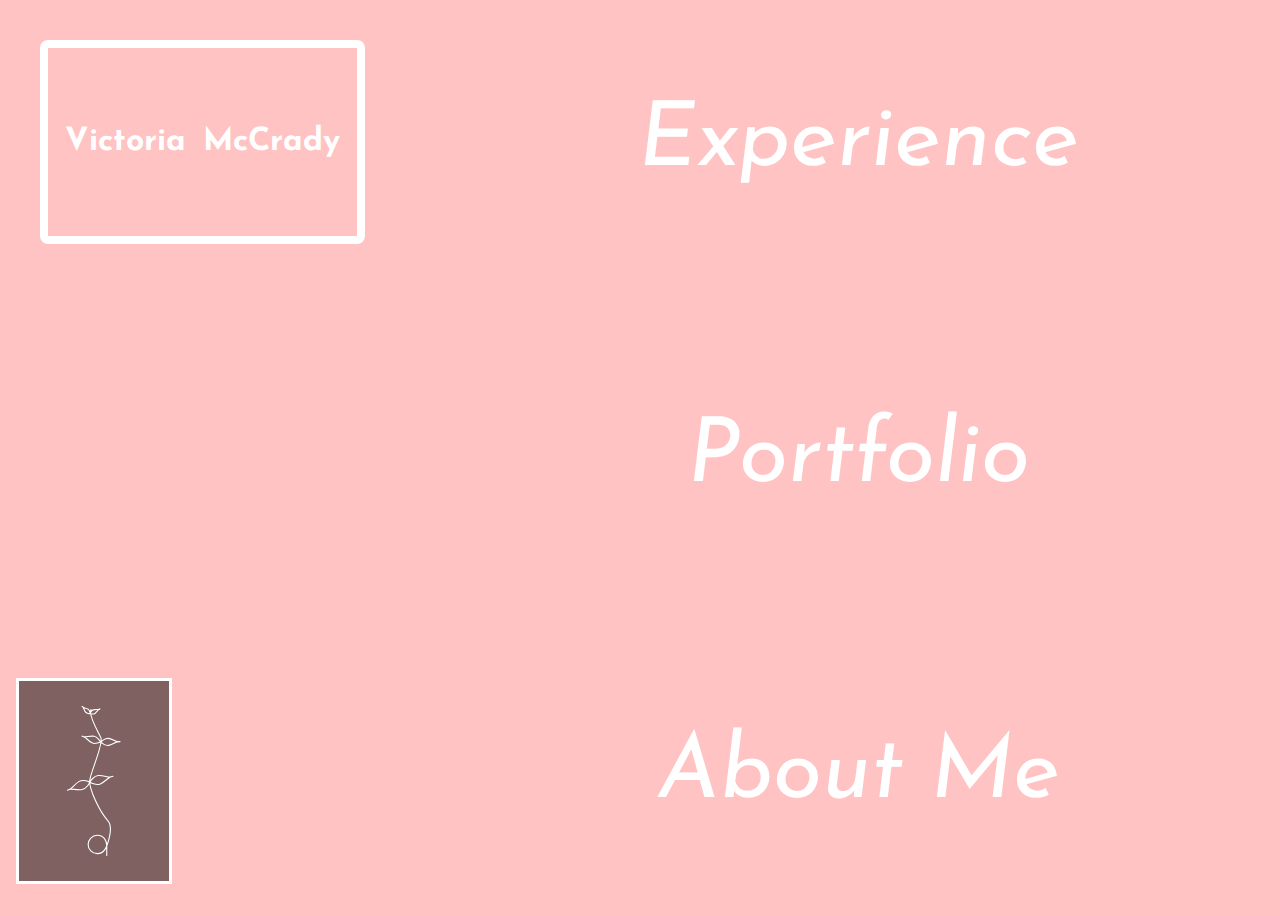
<file: index.html>
<!DOCTYPE html>
<html lang="en">
  <head>
    <meta charset="UTF-8" />
    <meta http-equiv="X-UA-Compatible" content="IE=edge" />
    <meta name="viewport" content="width=device-width, initial-scale=1.0" />
    <title>Victoria McCrady</title>
    <link rel="stylesheet" href="index.css"/>
    <script src="index.js"></script>
    <link rel="preconnect" href="https://fonts.googleapis.com">
    <link rel="preconnect" href="https://fonts.gstatic.com" crossorigin>
    <link href="https://fonts.googleapis.com/css2?family=Amita:wght@400;700&family=Josefin+Sans:ital,wght@0,100;0,300;0,500;1,100;1,300;1,500&family=Montserrat:wght@100;400;500&family=Playfair+Display:wght@400;500;600;700&display=swap" rel="stylesheet">
  </head>
  <body>
    <div class="navButton--box" id="navBox">
        <div class="svg--box" id="svg-button-box">
          <button class="menuBtn" id="menuBtnBox" onclick="openNav()"></button>
          <?xml version="1.0" encoding="UTF-8"?>
          <svg id="b" data-name="Layer 2" xmlns="http://www.w3.org/2000/svg" viewBox="0 0 343.33 963.46">
            <defs>
              <style>
                .d {
                  fill: none;
                  stroke: #ffffff;
                  stroke-linecap: round;
                  stroke-linejoin: round;
                  stroke-width: 7px;
                }
              </style>
            </defs>
            <g id="c" data-name="Layer 4">
              <path class="d" d="m154.28,23.46c-21,29,42,136,63,179,20.47,41.92-72.42,234.37-72,281.5.5,55.87,59,185.5,115,250.5,47.63,47.63-10,177.5-16.35,186.56-10.42,16.48-28.18,27.44-49.15,27.44-32.86,0-59.45-26.87-58.99-59.84.44-31.5,26.07-57.39,57.56-58.14,20.53-.49,38.75,9.51,49.68,25.01,0,0,12.25,18.47,12.25,39.47v66m40.26-509.42c-14.09,3.21-15.64,3.4-22.35,4.09-12.59,1.3-42.9-11.42-72.42-9.07-29.52,2.35-52.61,38.92-53.66,42.08,2.41,2.3,40,23.7,67.15,11.88,27.15-11.82,47.91-37.32,59.64-42.08,6.25-2.54,7.71-3.11,21.65-6.91ZM24.36,534.33c12.41-2.5,43.79,7.32,72.96,2.19,29.17-5.13,48.7-43.71,49.45-46.96-2.62-2.06-42.05-19.82-67.97-5.49-25.92,14.33-44.18,41.66-55.4,47.52-5.98,3.12-7.38,3.83-20.9,8.92,13.72-4.53,15.25-4.85,21.86-6.18ZM340.83,228.49c-11.62.06-12.87-.06-18.26-.69-10.11-1.18-31.68-16.45-55.27-19.76-23.58-3.31-48.1,21.37-49.47,23.66,1.49,2.22,27.26,25.59,50.64,21.05,23.38-4.54,44.12-20.93,54.16-22.62,5.35-.9,6.59-1.1,18.2-1.64Zm-226.74-28.31c9.21,4.34,24.77,25.71,46.06,36.38,21.29,10.67,52.4-4.88,54.44-6.62-.7-2.58-17.66-32.95-41.26-36.12-23.6-3.17-48.5,5.73-58.55,4.13-5.36-.85-6.6-1.07-17.77-4.26,11.03,3.65,12.18,4.18,17.08,6.49ZM211.28,18.43c-5.97,2.71-6.65,2.93-9.57,3.85-5.48,1.72-20.12-1.18-33.03,2.54s-19.86,22.09-20.04,23.59c1.28.8,19.94,6.91,30.94-.81,11-7.72,17.92-20.95,22.7-24.13,2.55-1.7,3.14-2.08,9-5.04Zm-106.92-8.52c3.66,4.43,6.47,19.09,14.78,29.65s27.94,10.1,29.4,9.7c.26-1.49-1.1-21.07-12.39-28.37s-26.14-8.73-30.9-11.96c-2.53-1.72-3.11-2.13-8.05-6.45,4.76,4.52,5.21,5.06,7.17,7.42Z"/>
            </g>
          </svg>
    </div>
      <nav class="overlay" id="mainNav">
        <a href="javascript:void(0)"  class="closebtn" onclick="closeNav()">&times;</a>
        <ul class="overlay--content">
          <a href="../MultiversePortfolioSite/index.html">Home</a>
          <a href="/MultiversePortfolioSite/Experience/Exp.html">Experience</a>
          <a href="/MultiversePortfolioSite/Portfolio/Port.html">Portfolio</a>
          <a href="/MultiversePortfolioSite/Bio/Bio.html">About Me</a>
        </ul>
      </nav>
  </div>
      
    <div class="homeBody">
        <div class = "homeLogo cute-box"><h1>Victoria</h1><h1>McCrady</h1></div>
          <a href="/MultiversePortfolioSite/Experience/Exp.html"class="homeBody--link" id="firstNav">Experience</a>
         
          <a href="/MultiversePortfolioSite/Portfolio/Port.html"class="homeBody--link" id="secondNav">Portfolio</a>
         
          <a href="/MultiversePortfolioSite/Bio/Bio.html"class="homeBody--link" id="thirdNav">About Me</a>
    </div>
  </body>
</html>
</file>
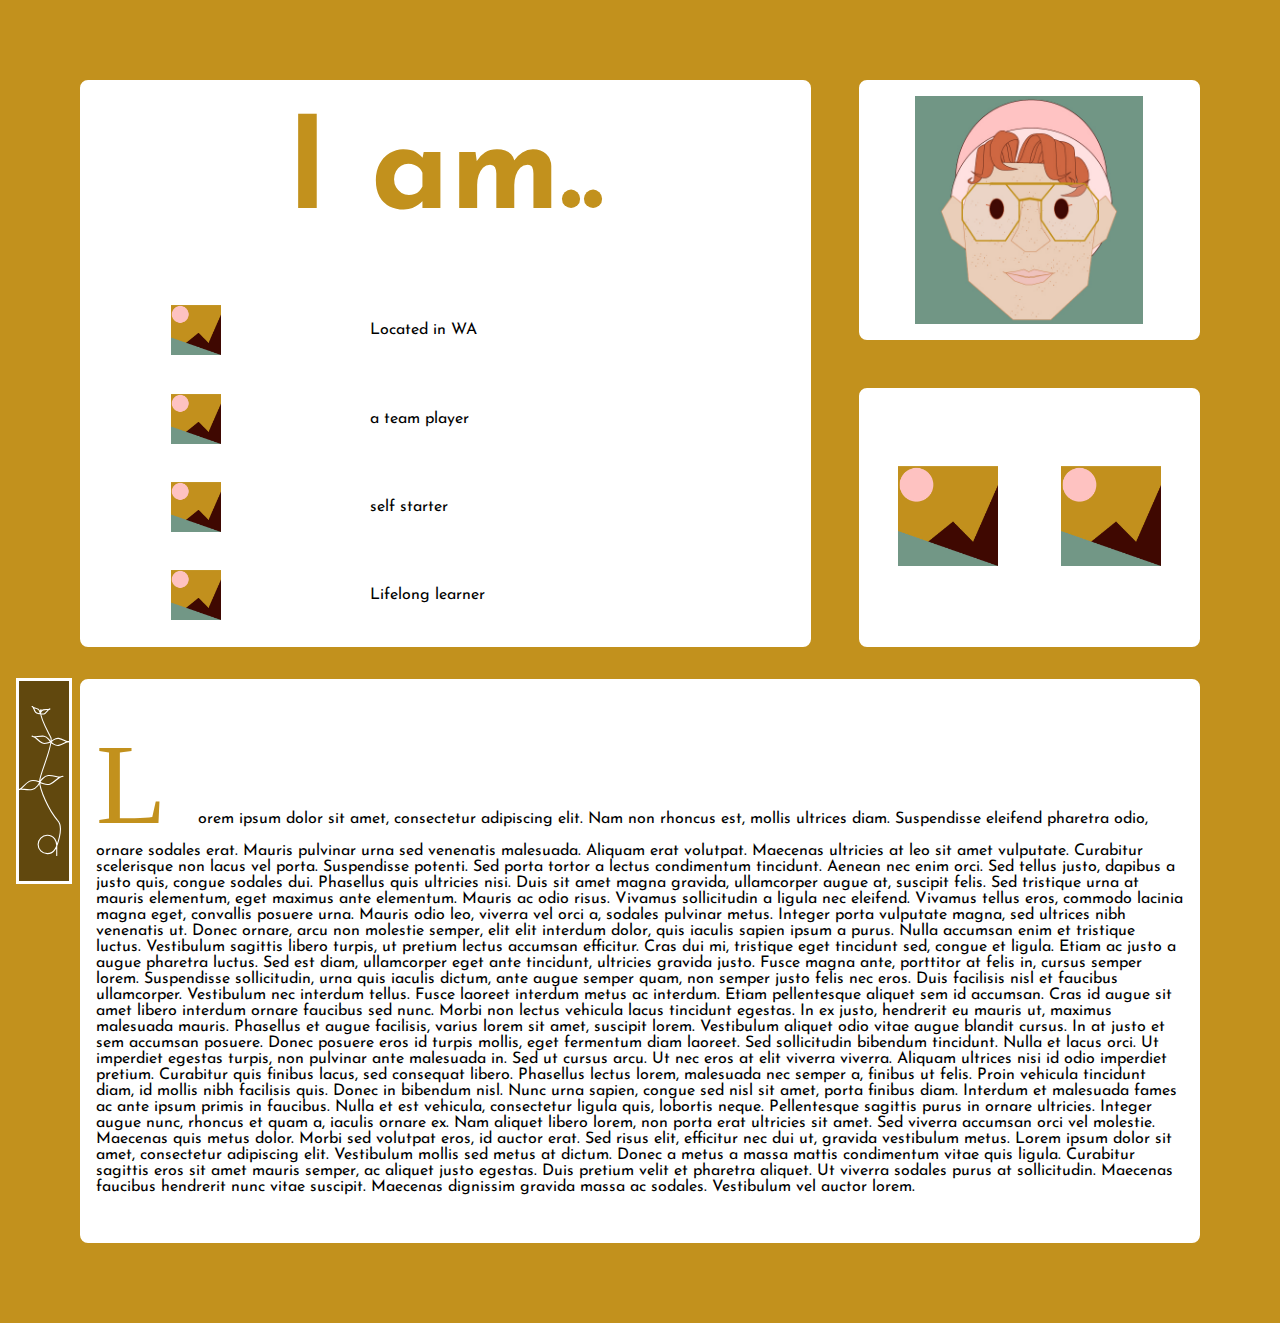
<file: Bio/Bio.html>
<!DOCTYPE html>
<html lang="en">
  <head>
    <meta charset="UTF-8" />
    <meta http-equiv="X-UA-Compatible" content="IE=edge" />
    <meta name="viewport" content="width=device-width, initial-scale=1.0" />
    <title>Victoria McCrady</title>
    <link rel="stylesheet" href="../index.css"/>
    <link rel="stylesheet" href="Bio.css"/>
    <script src="../index.js"></script>
    <link rel="preconnect" href="https://fonts.googleapis.com">
<link rel="preconnect" href="https://fonts.gstatic.com" crossorigin>
<link rel="preconnect" href="https://fonts.googleapis.com">
<link rel="preconnect" href="https://fonts.gstatic.com" crossorigin>
<link href="https://fonts.googleapis.com/css2?family=Amita:wght@400;700&family=Josefin+Sans:ital,wght@0,100;0,300;0,500;1,100;1,300;1,500&family=Montserrat:wght@100;400;500&display=swap" rel="stylesheet">
  </head>
  <body>
    <div class="navButton--box" id="navBox">
      <div class="svg--box" id="svg-button-box">
        <button class="menuBtn" id="menuBtnBox" onclick="openNav()"></button>
        <?xml version="1.0" encoding="UTF-8"?>
        <svg id="b" data-name="Layer 2" xmlns="http://www.w3.org/2000/svg" viewBox="0 0 343.33 963.46">
          <defs>
            <style>
              .d {
                fill: none;
                stroke: #ffffff;
                stroke-linecap: round;
                stroke-linejoin: round;
                stroke-width: 7px;
              }
            </style>
          </defs>
          <g id="c" data-name="Layer 4">
            <path class="d" d="m154.28,23.46c-21,29,42,136,63,179,20.47,41.92-72.42,234.37-72,281.5.5,55.87,59,185.5,115,250.5,47.63,47.63-10,177.5-16.35,186.56-10.42,16.48-28.18,27.44-49.15,27.44-32.86,0-59.45-26.87-58.99-59.84.44-31.5,26.07-57.39,57.56-58.14,20.53-.49,38.75,9.51,49.68,25.01,0,0,12.25,18.47,12.25,39.47v66m40.26-509.42c-14.09,3.21-15.64,3.4-22.35,4.09-12.59,1.3-42.9-11.42-72.42-9.07-29.52,2.35-52.61,38.92-53.66,42.08,2.41,2.3,40,23.7,67.15,11.88,27.15-11.82,47.91-37.32,59.64-42.08,6.25-2.54,7.71-3.11,21.65-6.91ZM24.36,534.33c12.41-2.5,43.79,7.32,72.96,2.19,29.17-5.13,48.7-43.71,49.45-46.96-2.62-2.06-42.05-19.82-67.97-5.49-25.92,14.33-44.18,41.66-55.4,47.52-5.98,3.12-7.38,3.83-20.9,8.92,13.72-4.53,15.25-4.85,21.86-6.18ZM340.83,228.49c-11.62.06-12.87-.06-18.26-.69-10.11-1.18-31.68-16.45-55.27-19.76-23.58-3.31-48.1,21.37-49.47,23.66,1.49,2.22,27.26,25.59,50.64,21.05,23.38-4.54,44.12-20.93,54.16-22.62,5.35-.9,6.59-1.1,18.2-1.64Zm-226.74-28.31c9.21,4.34,24.77,25.71,46.06,36.38,21.29,10.67,52.4-4.88,54.44-6.62-.7-2.58-17.66-32.95-41.26-36.12-23.6-3.17-48.5,5.73-58.55,4.13-5.36-.85-6.6-1.07-17.77-4.26,11.03,3.65,12.18,4.18,17.08,6.49ZM211.28,18.43c-5.97,2.71-6.65,2.93-9.57,3.85-5.48,1.72-20.12-1.18-33.03,2.54s-19.86,22.09-20.04,23.59c1.28.8,19.94,6.91,30.94-.81,11-7.72,17.92-20.95,22.7-24.13,2.55-1.7,3.14-2.08,9-5.04Zm-106.92-8.52c3.66,4.43,6.47,19.09,14.78,29.65s27.94,10.1,29.4,9.7c.26-1.49-1.1-21.07-12.39-28.37s-26.14-8.73-30.9-11.96c-2.53-1.72-3.11-2.13-8.05-6.45,4.76,4.52,5.21,5.06,7.17,7.42Z"/>
          </g>
        </svg>
  </div>
    <nav class="overlay" id="mainNav">
      <a href="javascript:void(0)"  class="closebtn" onclick="closeNav()">&times;</a>
      <ul class="overlay--content">
        <a href="../index.html">Home</a>
        <a href="../Experience/Exp.html">Experience</a>
        <a href="../Portfolio/Port.html">Portfolio</a>
        <a href="../Bio/Bio.html">About Me</a>
      </ul>
    </nav>
</div>
    <article>
    <div class="tldr">
      <div class="gridObj aboutCard cute-box">
        <div class="aboutCard--title--item">
         <h1 class="aboutCard--title">I am..</h1>
        </div>
        <div class="aboutCard--item">
          <img class="aboutCard--img" src="../assets/placeHolder.jpg">
          <p>Located in WA</p>
        </div>
        <div class="aboutCard--item">
          <img class="aboutCard--img" src="../assets/placeHolder.jpg">
          <p>a team player</p>
        </div>
        <div class="aboutCard--item">
          <img class="aboutCard--img" src="../assets/placeHolder.jpg">
          <p>self starter</p>
        </div>
        <div class="aboutCard--item">
          <img class="aboutCard--img" src="../assets/placeHolder.jpg">
          <p>Lifelong learner</p>
        </div>
    </div>

      <div class="gridObj profilePic cute-box">
        <img class="profilePic-img" src="../assets/portriat.jpg">
      </div>
      <div class="gridObj links cute-box">
        <a class="socialLink indeed" href="https://www.linkedin.com/"><img src="../assets/placeHolder.jpg"></a>
        <a class="socialLink email" href="mailto:mccrady.victoria@gmail.com"><img src="../assets/placeHolder.jpg"></a>
      </div>
      </div>
      <div class="gridObj cute-box about">
        <p>Lorem ipsum dolor sit amet, consectetur adipiscing elit. Nam non rhoncus est, mollis ultrices diam. Suspendisse eleifend pharetra odio, ornare sodales erat. Mauris pulvinar urna sed venenatis malesuada. Aliquam erat volutpat. Maecenas ultricies at leo sit amet vulputate. Curabitur scelerisque non lacus vel porta. Suspendisse potenti. Sed porta tortor a lectus condimentum tincidunt. Aenean nec enim orci. Sed tellus justo, dapibus a justo quis, congue sodales dui. Phasellus quis ultricies nisi. Duis sit amet magna gravida, ullamcorper augue at, suscipit felis. Sed tristique urna at mauris elementum, eget maximus ante elementum.

          Mauris ac odio risus. Vivamus sollicitudin a ligula nec eleifend. Vivamus tellus eros, commodo lacinia magna eget, convallis posuere urna. Mauris odio leo, viverra vel orci a, sodales pulvinar metus. Integer porta vulputate magna, sed ultrices nibh venenatis ut. Donec ornare, arcu non molestie semper, elit elit interdum dolor, quis iaculis sapien ipsum a purus. Nulla accumsan enim et tristique luctus. Vestibulum sagittis libero turpis, ut pretium lectus accumsan efficitur. Cras dui mi, tristique eget tincidunt sed, congue et ligula. Etiam ac justo a augue pharetra luctus. Sed est diam, ullamcorper eget ante tincidunt, ultricies gravida justo. Fusce magna ante, porttitor at felis in, cursus semper lorem. Suspendisse sollicitudin, urna quis iaculis dictum, ante augue semper quam, non semper justo felis nec eros. Duis facilisis nisl et faucibus ullamcorper.
          
          Vestibulum nec interdum tellus. Fusce laoreet interdum metus ac interdum. Etiam pellentesque aliquet sem id accumsan. Cras id augue sit amet libero interdum ornare faucibus sed nunc. Morbi non lectus vehicula lacus tincidunt egestas. In ex justo, hendrerit eu mauris ut, maximus malesuada mauris. Phasellus et augue facilisis, varius lorem sit amet, suscipit lorem. Vestibulum aliquet odio vitae augue blandit cursus. In at justo et sem accumsan posuere. Donec posuere eros id turpis mollis, eget fermentum diam laoreet. Sed sollicitudin bibendum tincidunt. Nulla et lacus orci. Ut imperdiet egestas turpis, non pulvinar ante malesuada in.
          
          Sed ut cursus arcu. Ut nec eros at elit viverra viverra. Aliquam ultrices nisi id odio imperdiet pretium. Curabitur quis finibus lacus, sed consequat libero. Phasellus lectus lorem, malesuada nec semper a, finibus ut felis. Proin vehicula tincidunt diam, id mollis nibh facilisis quis. Donec in bibendum nisl. Nunc urna sapien, congue sed nisl sit amet, porta finibus diam. Interdum et malesuada fames ac ante ipsum primis in faucibus. Nulla et est vehicula, consectetur ligula quis, lobortis neque. Pellentesque sagittis purus in ornare ultricies. Integer augue nunc, rhoncus et quam a, iaculis ornare ex.
          
          Nam aliquet libero lorem, non porta erat ultricies sit amet. Sed viverra accumsan orci vel molestie. Maecenas quis metus dolor. Morbi sed volutpat eros, id auctor erat. Sed risus elit, efficitur nec dui ut, gravida vestibulum metus. Lorem ipsum dolor sit amet, consectetur adipiscing elit. Vestibulum mollis sed metus at dictum. Donec a metus a massa mattis condimentum vitae quis ligula. Curabitur sagittis eros sit amet mauris semper, ac aliquet justo egestas. Duis pretium velit et pharetra aliquet. Ut viverra sodales purus at sollicitudin. Maecenas faucibus hendrerit nunc vitae suscipit. Maecenas dignissim gravida massa ac sodales. Vestibulum vel auctor lorem.</p>
        </div>
    </article>
  </body>
</file>
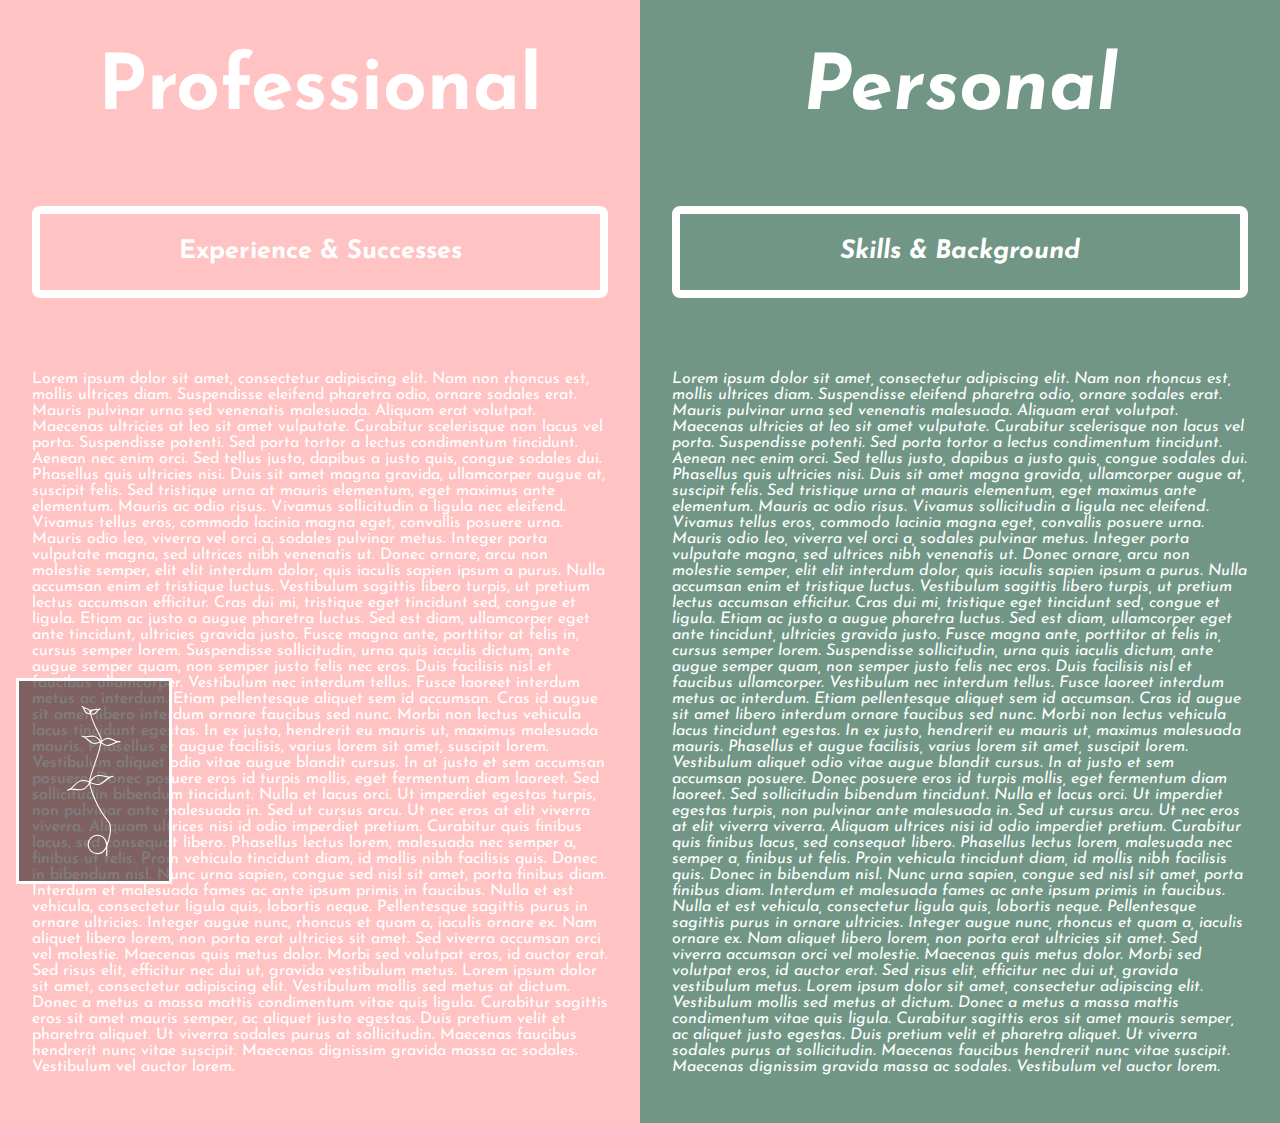
<file: Experience/Exp.html>
<!DOCTYPE html>
<html lang="en">
  <head>
    <meta charset="UTF-8" />
    <meta http-equiv="X-UA-Compatible" content="IE=edge" />
    <meta name="viewport" content="width=device-width, initial-scale=1.0" />
    <title>Victoria McCrady</title>
    <link rel="stylesheet" href="../index.css"/>
    <link rel="stylesheet" href="Exp.css"/>
    <script src="../index.js"></script>
    <link rel="preconnect" href="https://fonts.googleapis.com">
<link rel="preconnect" href="https://fonts.gstatic.com" crossorigin>
<link rel="preconnect" href="https://fonts.googleapis.com">
<link rel="preconnect" href="https://fonts.gstatic.com" crossorigin>
<link href="https://fonts.googleapis.com/css2?family=Amita:wght@400;700&family=Josefin+Sans:ital,wght@0,100;0,300;0,500;1,100;1,300;1,500&family=Montserrat:wght@100;400;500&display=swap" rel="stylesheet">
  </head>
  <body>
    <div class="navButton--box" id="navBox">
      <div class="svg--box" id="svg-button-box">
        <button class="menuBtn" id="menuBtnBox" onclick="openNav()"></button>
        <?xml version="1.0" encoding="UTF-8"?>
        <svg id="b" data-name="Layer 2" xmlns="http://www.w3.org/2000/svg" viewBox="0 0 343.33 963.46">
          <defs>
            <style>
              .d {
                fill: none;
                stroke: #ffffff;
                stroke-linecap: round;
                stroke-linejoin: round;
                stroke-width: 7px;
              }
            </style>
          </defs>
          <g id="c" data-name="Layer 4">
            <path class="d" d="m154.28,23.46c-21,29,42,136,63,179,20.47,41.92-72.42,234.37-72,281.5.5,55.87,59,185.5,115,250.5,47.63,47.63-10,177.5-16.35,186.56-10.42,16.48-28.18,27.44-49.15,27.44-32.86,0-59.45-26.87-58.99-59.84.44-31.5,26.07-57.39,57.56-58.14,20.53-.49,38.75,9.51,49.68,25.01,0,0,12.25,18.47,12.25,39.47v66m40.26-509.42c-14.09,3.21-15.64,3.4-22.35,4.09-12.59,1.3-42.9-11.42-72.42-9.07-29.52,2.35-52.61,38.92-53.66,42.08,2.41,2.3,40,23.7,67.15,11.88,27.15-11.82,47.91-37.32,59.64-42.08,6.25-2.54,7.71-3.11,21.65-6.91ZM24.36,534.33c12.41-2.5,43.79,7.32,72.96,2.19,29.17-5.13,48.7-43.71,49.45-46.96-2.62-2.06-42.05-19.82-67.97-5.49-25.92,14.33-44.18,41.66-55.4,47.52-5.98,3.12-7.38,3.83-20.9,8.92,13.72-4.53,15.25-4.85,21.86-6.18ZM340.83,228.49c-11.62.06-12.87-.06-18.26-.69-10.11-1.18-31.68-16.45-55.27-19.76-23.58-3.31-48.1,21.37-49.47,23.66,1.49,2.22,27.26,25.59,50.64,21.05,23.38-4.54,44.12-20.93,54.16-22.62,5.35-.9,6.59-1.1,18.2-1.64Zm-226.74-28.31c9.21,4.34,24.77,25.71,46.06,36.38,21.29,10.67,52.4-4.88,54.44-6.62-.7-2.58-17.66-32.95-41.26-36.12-23.6-3.17-48.5,5.73-58.55,4.13-5.36-.85-6.6-1.07-17.77-4.26,11.03,3.65,12.18,4.18,17.08,6.49ZM211.28,18.43c-5.97,2.71-6.65,2.93-9.57,3.85-5.48,1.72-20.12-1.18-33.03,2.54s-19.86,22.09-20.04,23.59c1.28.8,19.94,6.91,30.94-.81,11-7.72,17.92-20.95,22.7-24.13,2.55-1.7,3.14-2.08,9-5.04Zm-106.92-8.52c3.66,4.43,6.47,19.09,14.78,29.65s27.94,10.1,29.4,9.7c.26-1.49-1.1-21.07-12.39-28.37s-26.14-8.73-30.9-11.96c-2.53-1.72-3.11-2.13-8.05-6.45,4.76,4.52,5.21,5.06,7.17,7.42Z"/>
          </g>
        </svg>
  </div>
    <nav class="overlay" id="mainNav">
      <a href="javascript:void(0)"  class="closebtn" onclick="closeNav()">&times;</a>
      <ul class="overlay--content">
        <a href="../index.html">Home</a>
        <a href="../Experience/Exp.html">Experience</a>
        <a href="../Portfolio/Port.html">Portfolio</a>
        <a href="../Bio/Bio.html">About Me</a>
      </ul>
    </nav>
</div>
    <main class="content">
    <article class="proffesional">
        <h1 class="proffesional-title">Professional</h1>
        <h2 class="subtitle cute-box">Experience & Successes</h2>
        <div class="proffesional-body article-body">
            <p>Lorem ipsum dolor sit amet, consectetur adipiscing elit. Nam non rhoncus est, mollis ultrices diam. Suspendisse eleifend pharetra odio, ornare sodales erat. Mauris pulvinar urna sed venenatis malesuada. Aliquam erat volutpat. Maecenas ultricies at leo sit amet vulputate. Curabitur scelerisque non lacus vel porta. Suspendisse potenti. Sed porta tortor a lectus condimentum tincidunt. Aenean nec enim orci. Sed tellus justo, dapibus a justo quis, congue sodales dui. Phasellus quis ultricies nisi. Duis sit amet magna gravida, ullamcorper augue at, suscipit felis. Sed tristique urna at mauris elementum, eget maximus ante elementum.

            Mauris ac odio risus. Vivamus sollicitudin a ligula nec eleifend. Vivamus tellus eros, commodo lacinia magna eget, convallis posuere urna. Mauris odio leo, viverra vel orci a, sodales pulvinar metus. Integer porta vulputate magna, sed ultrices nibh venenatis ut. Donec ornare, arcu non molestie semper, elit elit interdum dolor, quis iaculis sapien ipsum a purus. Nulla accumsan enim et tristique luctus. Vestibulum sagittis libero turpis, ut pretium lectus accumsan efficitur. Cras dui mi, tristique eget tincidunt sed, congue et ligula. Etiam ac justo a augue pharetra luctus. Sed est diam, ullamcorper eget ante tincidunt, ultricies gravida justo. Fusce magna ante, porttitor at felis in, cursus semper lorem. Suspendisse sollicitudin, urna quis iaculis dictum, ante augue semper quam, non semper justo felis nec eros. Duis facilisis nisl et faucibus ullamcorper.
            
            Vestibulum nec interdum tellus. Fusce laoreet interdum metus ac interdum. Etiam pellentesque aliquet sem id accumsan. Cras id augue sit amet libero interdum ornare faucibus sed nunc. Morbi non lectus vehicula lacus tincidunt egestas. In ex justo, hendrerit eu mauris ut, maximus malesuada mauris. Phasellus et augue facilisis, varius lorem sit amet, suscipit lorem. Vestibulum aliquet odio vitae augue blandit cursus. In at justo et sem accumsan posuere. Donec posuere eros id turpis mollis, eget fermentum diam laoreet. Sed sollicitudin bibendum tincidunt. Nulla et lacus orci. Ut imperdiet egestas turpis, non pulvinar ante malesuada in.
            
            Sed ut cursus arcu. Ut nec eros at elit viverra viverra. Aliquam ultrices nisi id odio imperdiet pretium. Curabitur quis finibus lacus, sed consequat libero. Phasellus lectus lorem, malesuada nec semper a, finibus ut felis. Proin vehicula tincidunt diam, id mollis nibh facilisis quis. Donec in bibendum nisl. Nunc urna sapien, congue sed nisl sit amet, porta finibus diam. Interdum et malesuada fames ac ante ipsum primis in faucibus. Nulla et est vehicula, consectetur ligula quis, lobortis neque. Pellentesque sagittis purus in ornare ultricies. Integer augue nunc, rhoncus et quam a, iaculis ornare ex.
            
            Nam aliquet libero lorem, non porta erat ultricies sit amet. Sed viverra accumsan orci vel molestie. Maecenas quis metus dolor. Morbi sed volutpat eros, id auctor erat. Sed risus elit, efficitur nec dui ut, gravida vestibulum metus. Lorem ipsum dolor sit amet, consectetur adipiscing elit. Vestibulum mollis sed metus at dictum. Donec a metus a massa mattis condimentum vitae quis ligula. Curabitur sagittis eros sit amet mauris semper, ac aliquet justo egestas. Duis pretium velit et pharetra aliquet. Ut viverra sodales purus at sollicitudin. Maecenas faucibus hendrerit nunc vitae suscipit. Maecenas dignissim gravida massa ac sodales. Vestibulum vel auctor lorem.
            </p>
        </div>
    </article>
    <article class="personal">
        <h1 class="personal-title">Personal</h1>
        <h2 class = "subtitle cute-box">Skills & Background</h2>
        <div class="personal-body article-body">
            <p>Lorem ipsum dolor sit amet, consectetur adipiscing elit. Nam non rhoncus est, mollis ultrices diam. Suspendisse eleifend pharetra odio, ornare sodales erat. Mauris pulvinar urna sed venenatis malesuada. Aliquam erat volutpat. Maecenas ultricies at leo sit amet vulputate. Curabitur scelerisque non lacus vel porta. Suspendisse potenti. Sed porta tortor a lectus condimentum tincidunt. Aenean nec enim orci. Sed tellus justo, dapibus a justo quis, congue sodales dui. Phasellus quis ultricies nisi. Duis sit amet magna gravida, ullamcorper augue at, suscipit felis. Sed tristique urna at mauris elementum, eget maximus ante elementum.

            Mauris ac odio risus. Vivamus sollicitudin a ligula nec eleifend. Vivamus tellus eros, commodo lacinia magna eget, convallis posuere urna. Mauris odio leo, viverra vel orci a, sodales pulvinar metus. Integer porta vulputate magna, sed ultrices nibh venenatis ut. Donec ornare, arcu non molestie semper, elit elit interdum dolor, quis iaculis sapien ipsum a purus. Nulla accumsan enim et tristique luctus. Vestibulum sagittis libero turpis, ut pretium lectus accumsan efficitur. Cras dui mi, tristique eget tincidunt sed, congue et ligula. Etiam ac justo a augue pharetra luctus. Sed est diam, ullamcorper eget ante tincidunt, ultricies gravida justo. Fusce magna ante, porttitor at felis in, cursus semper lorem. Suspendisse sollicitudin, urna quis iaculis dictum, ante augue semper quam, non semper justo felis nec eros. Duis facilisis nisl et faucibus ullamcorper.
            
            Vestibulum nec interdum tellus. Fusce laoreet interdum metus ac interdum. Etiam pellentesque aliquet sem id accumsan. Cras id augue sit amet libero interdum ornare faucibus sed nunc. Morbi non lectus vehicula lacus tincidunt egestas. In ex justo, hendrerit eu mauris ut, maximus malesuada mauris. Phasellus et augue facilisis, varius lorem sit amet, suscipit lorem. Vestibulum aliquet odio vitae augue blandit cursus. In at justo et sem accumsan posuere. Donec posuere eros id turpis mollis, eget fermentum diam laoreet. Sed sollicitudin bibendum tincidunt. Nulla et lacus orci. Ut imperdiet egestas turpis, non pulvinar ante malesuada in.
            
            Sed ut cursus arcu. Ut nec eros at elit viverra viverra. Aliquam ultrices nisi id odio imperdiet pretium. Curabitur quis finibus lacus, sed consequat libero. Phasellus lectus lorem, malesuada nec semper a, finibus ut felis. Proin vehicula tincidunt diam, id mollis nibh facilisis quis. Donec in bibendum nisl. Nunc urna sapien, congue sed nisl sit amet, porta finibus diam. Interdum et malesuada fames ac ante ipsum primis in faucibus. Nulla et est vehicula, consectetur ligula quis, lobortis neque. Pellentesque sagittis purus in ornare ultricies. Integer augue nunc, rhoncus et quam a, iaculis ornare ex.
            
            Nam aliquet libero lorem, non porta erat ultricies sit amet. Sed viverra accumsan orci vel molestie. Maecenas quis metus dolor. Morbi sed volutpat eros, id auctor erat. Sed risus elit, efficitur nec dui ut, gravida vestibulum metus. Lorem ipsum dolor sit amet, consectetur adipiscing elit. Vestibulum mollis sed metus at dictum. Donec a metus a massa mattis condimentum vitae quis ligula. Curabitur sagittis eros sit amet mauris semper, ac aliquet justo egestas. Duis pretium velit et pharetra aliquet. Ut viverra sodales purus at sollicitudin. Maecenas faucibus hendrerit nunc vitae suscipit. Maecenas dignissim gravida massa ac sodales. Vestibulum vel auctor lorem.
        </p>
    </div>
    </article>
  </main>
  </body>
</file>
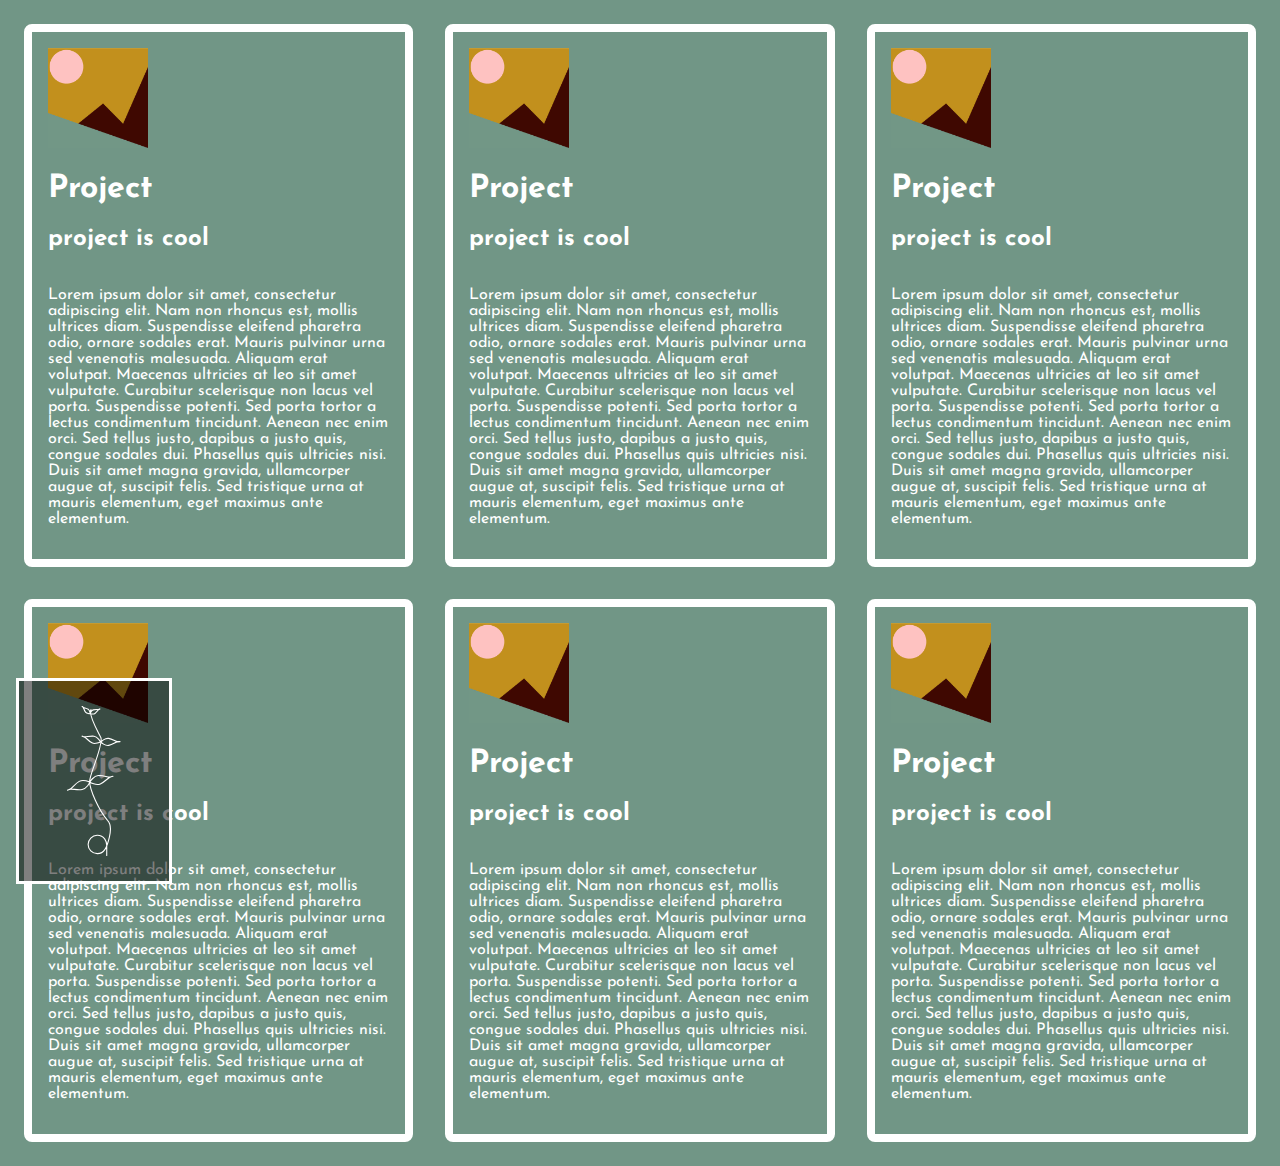
<file: Portfolio/Port.html>
<!DOCTYPE html>
<html lang="en">
  <head>
    <meta charset="UTF-8" />
    <meta http-equiv="X-UA-Compatible" content="IE=edge" />
    <meta name="viewport" content="width=device-width, initial-scale=1.0" />
    <title>Victoria McCrady</title>
    <link rel="stylesheet" href="../index.css"/>
    <link rel="stylesheet" href="Port.css"/>
    <script src="../index.js"></script>
    <script src="Port.js"></script>
    <link rel="preconnect" href="https://fonts.googleapis.com">
<link rel="preconnect" href="https://fonts.gstatic.com" crossorigin>
<link rel="preconnect" href="https://fonts.googleapis.com">
<link rel="preconnect" href="https://fonts.gstatic.com" crossorigin>
<link href="https://fonts.googleapis.com/css2?family=Amita:wght@400;700&family=Josefin+Sans:ital,wght@0,100;0,300;0,500;1,100;1,300;1,500&family=Montserrat:wght@100;400;500&display=swap" rel="stylesheet">
  </head>
  <body>
    <nav class="overlay" id="mainNav">
        <a href="javascript:void(0)"  class="closebtn" onclick="closeNav()">&times;</a>
        <ul class="overlay--content">
          <a href="../index.html">Home</a>
          <a href="../Experience/Exp.html">Experience</a>
          <a href="../Portfolio/Port.html">Portfolio</a>
          <a href="../Bio/Bio.html">About Me</a>
    </nav>
    <!-- <div class="navButton--box"><button class="menuBtn cute-box" onclick="openNav()">O</button></div> -->
    <div class="navButton--box" id="navBox">
        <div class="svg--box" id="svg-button-box">
          <button class="menuBtn" id="menuBtnBox" onclick="openNav()"></button>
          <?xml version="1.0" encoding="UTF-8"?>
          <svg id="b" data-name="Layer 2" xmlns="http://www.w3.org/2000/svg" viewBox="0 0 343.33 963.46">
            <defs>
              <style>
                .d {
                  fill: none;
                  stroke: #ffffff;
                  stroke-linecap: round;
                  stroke-linejoin: round;
                  stroke-width: 7px;
                }
              </style>
            </defs>
            <g id="c" data-name="Layer 4">
              <path class="d" d="m154.28,23.46c-21,29,42,136,63,179,20.47,41.92-72.42,234.37-72,281.5.5,55.87,59,185.5,115,250.5,47.63,47.63-10,177.5-16.35,186.56-10.42,16.48-28.18,27.44-49.15,27.44-32.86,0-59.45-26.87-58.99-59.84.44-31.5,26.07-57.39,57.56-58.14,20.53-.49,38.75,9.51,49.68,25.01,0,0,12.25,18.47,12.25,39.47v66m40.26-509.42c-14.09,3.21-15.64,3.4-22.35,4.09-12.59,1.3-42.9-11.42-72.42-9.07-29.52,2.35-52.61,38.92-53.66,42.08,2.41,2.3,40,23.7,67.15,11.88,27.15-11.82,47.91-37.32,59.64-42.08,6.25-2.54,7.71-3.11,21.65-6.91ZM24.36,534.33c12.41-2.5,43.79,7.32,72.96,2.19,29.17-5.13,48.7-43.71,49.45-46.96-2.62-2.06-42.05-19.82-67.97-5.49-25.92,14.33-44.18,41.66-55.4,47.52-5.98,3.12-7.38,3.83-20.9,8.92,13.72-4.53,15.25-4.85,21.86-6.18ZM340.83,228.49c-11.62.06-12.87-.06-18.26-.69-10.11-1.18-31.68-16.45-55.27-19.76-23.58-3.31-48.1,21.37-49.47,23.66,1.49,2.22,27.26,25.59,50.64,21.05,23.38-4.54,44.12-20.93,54.16-22.62,5.35-.9,6.59-1.1,18.2-1.64Zm-226.74-28.31c9.21,4.34,24.77,25.71,46.06,36.38,21.29,10.67,52.4-4.88,54.44-6.62-.7-2.58-17.66-32.95-41.26-36.12-23.6-3.17-48.5,5.73-58.55,4.13-5.36-.85-6.6-1.07-17.77-4.26,11.03,3.65,12.18,4.18,17.08,6.49ZM211.28,18.43c-5.97,2.71-6.65,2.93-9.57,3.85-5.48,1.72-20.12-1.18-33.03,2.54s-19.86,22.09-20.04,23.59c1.28.8,19.94,6.91,30.94-.81,11-7.72,17.92-20.95,22.7-24.13,2.55-1.7,3.14-2.08,9-5.04Zm-106.92-8.52c3.66,4.43,6.47,19.09,14.78,29.65s27.94,10.1,29.4,9.7c.26-1.49-1.1-21.07-12.39-28.37s-26.14-8.73-30.9-11.96c-2.53-1.72-3.11-2.13-8.05-6.45,4.76,4.52,5.21,5.06,7.17,7.42Z"/>
            </g>
          </svg>
    </div>
      <nav class="overlay" id="mainNav">
        <a href="javascript:void(0)"  class="closebtn" onclick="closeNav()">&times;</a>
        <ul class="overlay--content">
          <a href="../MultiversePortfolioSite/index.html">Home</a>
          <a href="../MultiversePortfolioSite/Experience/Exp.html">Experience</a>
          <a href="../MultiversePortfolioSite/Portfolio/Port.html">Portfolio</a>
          <a href="../MultiversePortfolioSite/Bio/Bio.html">About Me</a>
        </ul>
      </nav>
  </div>
    <main>
    <article class="portObj cute-box">
        <div class="portObj--desc portObj-child">
            <img src="../assets/placeHolder.jpg">
            <h1 class="title">Project</h1>
            <h2 class-"subtitle">project is cool</h2>
            <p class="about"></p>
        </div>
        <div class="portObj--secret portObj-child">
            <p>Lorem ipsum dolor sit amet, consectetur adipiscing elit. Nam non rhoncus est, mollis ultrices diam. Suspendisse eleifend pharetra odio, ornare sodales erat. Mauris pulvinar urna sed venenatis malesuada. Aliquam erat volutpat. Maecenas ultricies at leo sit amet vulputate. Curabitur scelerisque non lacus vel porta. Suspendisse potenti. Sed porta tortor a lectus condimentum tincidunt. Aenean nec enim orci. Sed tellus justo, dapibus a justo quis, congue sodales dui. Phasellus quis ultricies nisi. Duis sit amet magna gravida, ullamcorper augue at, suscipit felis. Sed tristique urna at mauris elementum, eget maximus ante elementum.</p>
        </div>
      </article>
      <article class="portObj cute-box">
        <div class="portObj--desc portObj-child">
            <img src="../assets/placeHolder.jpg">
            <h1 class="title">Project</h1>
            <h2 class-"subtitle">project is cool</h2>
            <p class="about"></p>
        </div>
        <div class="portObj--secret portObj-child">
            <p>Lorem ipsum dolor sit amet, consectetur adipiscing elit. Nam non rhoncus est, mollis ultrices diam. Suspendisse eleifend pharetra odio, ornare sodales erat. Mauris pulvinar urna sed venenatis malesuada. Aliquam erat volutpat. Maecenas ultricies at leo sit amet vulputate. Curabitur scelerisque non lacus vel porta. Suspendisse potenti. Sed porta tortor a lectus condimentum tincidunt. Aenean nec enim orci. Sed tellus justo, dapibus a justo quis, congue sodales dui. Phasellus quis ultricies nisi. Duis sit amet magna gravida, ullamcorper augue at, suscipit felis. Sed tristique urna at mauris elementum, eget maximus ante elementum.</p>
        </div>
      </article>
      <article class="portObj cute-box">
        <div class="portObj--desc portObj-child">
            <img src="../assets/placeHolder.jpg">
            <h1 class="title">Project</h1>
            <h2 class-"subtitle">project is cool</h2>
            <p class="about"></p>
        </div>
        <div class="portObj--secret portObj-child">
            <p>Lorem ipsum dolor sit amet, consectetur adipiscing elit. Nam non rhoncus est, mollis ultrices diam. Suspendisse eleifend pharetra odio, ornare sodales erat. Mauris pulvinar urna sed venenatis malesuada. Aliquam erat volutpat. Maecenas ultricies at leo sit amet vulputate. Curabitur scelerisque non lacus vel porta. Suspendisse potenti. Sed porta tortor a lectus condimentum tincidunt. Aenean nec enim orci. Sed tellus justo, dapibus a justo quis, congue sodales dui. Phasellus quis ultricies nisi. Duis sit amet magna gravida, ullamcorper augue at, suscipit felis. Sed tristique urna at mauris elementum, eget maximus ante elementum.</p>
        </div>
      </article>
  <article class="portObj cute-box">
    <div class="portObj--desc portObj-child">
        <img src="../assets/placeHolder.jpg">
        <h1 class="title">Project</h1>
        <h2 class-"subtitle">project is cool</h2>
        <p class="about"></p>
    </div>
    <div class="portObj--secret portObj-child">
        <p>Lorem ipsum dolor sit amet, consectetur adipiscing elit. Nam non rhoncus est, mollis ultrices diam. Suspendisse eleifend pharetra odio, ornare sodales erat. Mauris pulvinar urna sed venenatis malesuada. Aliquam erat volutpat. Maecenas ultricies at leo sit amet vulputate. Curabitur scelerisque non lacus vel porta. Suspendisse potenti. Sed porta tortor a lectus condimentum tincidunt. Aenean nec enim orci. Sed tellus justo, dapibus a justo quis, congue sodales dui. Phasellus quis ultricies nisi. Duis sit amet magna gravida, ullamcorper augue at, suscipit felis. Sed tristique urna at mauris elementum, eget maximus ante elementum.</p>
    </div>
  </article>
  <article class="portObj cute-box">
    <div class="portObj--desc portObj-child">
        <img src="../assets/placeHolder.jpg">
        <h1 class="title">Project</h1>
        <h2 class-"subtitle">project is cool</h2>
        <p class="about"></p>
    </div>
    <div class="portObj--secret portObj-child">
        <p>Lorem ipsum dolor sit amet, consectetur adipiscing elit. Nam non rhoncus est, mollis ultrices diam. Suspendisse eleifend pharetra odio, ornare sodales erat. Mauris pulvinar urna sed venenatis malesuada. Aliquam erat volutpat. Maecenas ultricies at leo sit amet vulputate. Curabitur scelerisque non lacus vel porta. Suspendisse potenti. Sed porta tortor a lectus condimentum tincidunt. Aenean nec enim orci. Sed tellus justo, dapibus a justo quis, congue sodales dui. Phasellus quis ultricies nisi. Duis sit amet magna gravida, ullamcorper augue at, suscipit felis. Sed tristique urna at mauris elementum, eget maximus ante elementum.</p>
    </div>
  </article>
  <article class="portObj cute-box">
    <div class="portObj--desc portObj-child">
        <img src="../assets/placeHolder.jpg">
        <h1 class="title">Project</h1>
        <h2 class-"subtitle">project is cool</h2>
        <p class="about"></p>
    </div>
    <div class="portObj--secret portObj-child">
        <p>Lorem ipsum dolor sit amet, consectetur adipiscing elit. Nam non rhoncus est, mollis ultrices diam. Suspendisse eleifend pharetra odio, ornare sodales erat. Mauris pulvinar urna sed venenatis malesuada. Aliquam erat volutpat. Maecenas ultricies at leo sit amet vulputate. Curabitur scelerisque non lacus vel porta. Suspendisse potenti. Sed porta tortor a lectus condimentum tincidunt. Aenean nec enim orci. Sed tellus justo, dapibus a justo quis, congue sodales dui. Phasellus quis ultricies nisi. Duis sit amet magna gravida, ullamcorper augue at, suscipit felis. Sed tristique urna at mauris elementum, eget maximus ante elementum.</p>
    </div>
</article>  
</main>
</body>
</html>
</file>
<file: index.css>
:root {
    --pink: #ffc3c3;
    --green: #719686;
    --dark: #400903;
    --gold: #c2911d;
}
body {
    font-family: 'Amita', cursive;
    font-family: 'Josefin Sans', 'Montserrat', sans-serif;
    background-color: var(--pink);
    color: white;
    min-height: 100vh;
}
.cute-box {
    border: solid .5rem white;
    border-radius: .5rem;
}
/*|| nav stuff*/
.overlay /*background*/{
    width: 0;
    height: max-content;
    position: fixed;
    z-index: 2;
    left: 0;
    top: 0;
    overflow-x: hidden; /*disable hidden scroll*/
    transition: 0.5s; /*.5 second transition effect to slide in the overlay (h or w depending on reveal)*/

    display: flex;
    flex-direction: column;
    justify-content: center;
    align-items: center;
}
.overlay a {
    padding: 8px;
    text-decoration: none;
    font-size: 6vw;
    color: white;
    display: block;
    transition: .3s;
}
.overlay a:hover,
.overlay a:focus {
    color: var(--pink);
    font-size: 5vw;
}

.overlay {
    position: fixed;
    top: 0;
    right: 0;
    font-size: 60px;
} 
.svg--box {
    display: flex;
    flex-direction: row-reverse;
    justify-content: center;
    align-items: center;
    width: 150px;
    height: 200px;
    box-sizing: content-box;
    background-color: rgba(0,0,0,.5);
    transition: .5s;
    border: solid .2em white;

}
.svg--box:hover{
    width: 250px;
}
svg {
    margin: 10px;
    position: absolute;
    height: 150px;
}

#navBox {
    box-sizing: border-box;
    width: 150px;
    height: 100vh;
    position: fixed;
    z-index: 1;
    left: 0;
    top: 0;
    padding: 1rem;
    display: flex;
    flex-direction: column-reverse;
    flex-wrap: wrap;
}

.menuBtn {
    cursor: pointer;
    background: none;
    border: none;
    box-sizing: border-box;
    transition: .5s;
    position: absolute;
    width: 250px;
    height: 250px;

    z-index: 1;
}

/* || main page */
.homeBody {
    box-sizing: border-box;
    display: grid;
    grid-template-columns: 1fr 1fr 1fr ;
    grid-template-rows: 1fr 1fr 1fr ;
    grid-gap: 3rem;
    height: 100vh;
}

.homeLogo {
    grid-row: 1 / 2;
    grid-column: 1 / 2;
    display: flex;
    flex-flow: row wrap;
    justify-content: space-evenly;
    align-items: center;
    margin: 2rem;
    font-weight: 100;
}


/* || link navs should be aligned left line of grid*/
.homeBody--link {
    font-size: 7vw; /* this is made larger in hover menu below */
    font-style: italic;
    text-decoration: none;
    transition: .5s;
    color: white;
    padding: 1rem;
    grid-column: 2 / 4;
    align-self: center;
    justify-self: center;
}
.homeBody--link:nth-of-type(1) {
    grid-row: 1 / 2;
}
.homeBody--link:nth-of-type(2)  {
    grid-row: 2 / 3;
}
.homeBody--link:nth-of-type(3) {
    grid-row: 3 / 4;
}

.homeBody--link:hover {
    text-decoration: underline;
    font-size: 8vw;
    color: black;
}
.homeBody--link:focus {
    text-decoration: underline;
    font-size: 8vw;
    color: var(--dark);
    background: rgba(0,0,0,.2);
}
/* || button div*/
/* 
.menuBtn {
    color: white;
    cursor: pointer;
    background-color: rgba(0,0,0,0);
    border-width: .1rem;
    transition: .5s;
}

.menuBtn:hover,
.menuBtn:focus {
    color: black;
    border-color: black;
    padding: 1rem;
    display: flex;
    justify-self: stretch;
    flex: 1 1 100%;
    justify-content: center;
    transition: .5s;
}

.navButton--box {
    grid-row: 3 /4;
    grid-column: 1 / 2;
    box-sizing: border-box;
    align-self: flex-end;

} */
/* || Overlays || */

/* || media 450px Height screens*/
@media screen and (max-height: 450px) {
    .overlay a {
        font-size: 20px;
    }
    .overlay .closebtn {
        font-size: 40px;
        top: 15px;
        right: 35px;
    }
}
@media screen and (max-width: 500px) {
    .homeBody {
        display: flex;
        flex-direction: column;
    }
    .homeLogo {
        display: flex;
        flex-direction: row;
    }
    .svg--box {
        display: flex;
        flex-direction: row-reverse;
        justify-content: center;
        align-items: center;
        width: 50px;
        height: 100px;
        box-sizing: content-box;
        background-color: rgba(0,0,0,.5);
        transition: .5s;
        border: solid .2em white;
    
    }
    .svg--box:hover{
        width: 150px;
    }
    svg {
        margin: 10px;
        position: absolute;
        height: 100px;
    }
    
}
</file>
<file: Bio/Bio.css>
body {
    background: var(--gold);
    color: black;
    /* border: dashed .5rem white; */
    display: flex;
    box-sizing: border-box;
    align-items: stretch;
    padding: 3rem;
    margin: 1rem;
    height: 100%;
}
.tldr {
    display: grid;
    /* grid-template-columns: repeat(auto-fill, minmax(200px, 1fr)); */
    grid-template-columns: 1fr 1fr 1fr;
    grid-template-rows: 1fr 1fr;
    gap: 1rem;
    box-sizing: border-box;
}
/* vv all of this is Temmmpppp-ooo-rarrrr---yyy*/
img {
    width: 100px;
}
.gridObj{
    display: grid;
    background: white;
    margin: 1rem;
}
.gridObj > * {
    margin: .5rem;
}
.aboutCard--img {
    width: 50px;
    height: 50px;
}
/* all of this is Temmmpppp-ooo-rarrrr---yyy ^^*/
.aboutCard {
    grid-column: 1 / 3;
    grid-row: 1 / 3;
    flex-direction: column;
}
.aboutCard--title {
    text-align: center;
    color: var(--gold);
    font-size: 10vw;
    margin: 1rem;
}
.aboutCard--item {
    display: flex;
    flex-direction: row;
    flex: 1 1 auto;
    justify-content: flex-start;
    align-items: center;
}
.aboutCard--item > p {
    width: 50%;
}

.aboutCard--item {
    display: flex;
    flex-direction: row;
    justify-content: space-around;
}
.profilePic{
    grid-column: 3 / 4;
    grid-row: 1 / 2;
    justify-content: center;
    align-items: center;
    justify-items: center;
}
.profilePic-img {
    width: 70%;
}
.links {
    grid-column: 3 / 4;
    grid-row: 2 / 3;
    display: flex;
    justify-content: space-around;
    align-items: center;
    transition: .5s;
}

/* || grid ends above this line */
.about {
    display: flex;
    justify-content: flex-start;
    align-items: flex-start;
    box-sizing: border-box;
    margin: 1rem;
    padding: 2rem 0;
} 
.about > p {
    line-height: 1;
}
.about > p::first-letter {
    /* font-family: amita, cursive; */
    font-family: 'Playfair Display', serif;
    font-size: 9vw;
    position: bottom;
    line-height: 1;
    margin: 0 1rem 0 0;
    padding: 0 1rem 0 0;
    color: var(--gold);
    
}

.svg--box{
    width: 50px;
}
/* media styles timmmee~~~~ for some reason media screen isn't ONLY applyin to small screens >:/*/
@media only screen and (max-width: 600px) {
body {
    padding: 10px;
}
img {
    max-width: 100%;
}
article {
    box-sizing: border-box;
    display: flex;
    flex-direction: column;
    justify-content: space-around;
}
.tldr {
    box-sizing: border-box;
    display: flex;
    flex-direction: column;
}
.profilePic {
    justify-content: center;
    align-items: center;
    padding: 1rem;
    order: -1;
}
}
</file>
<file: Experience/Exp.css>
body {
    background-color: white;
    margin: 0;
}
.content {
    font-family: 'Josefin Sans', 'Montserrat', sans-serif;
    background: white;
    display: flex;
    flex-wrap: wrap;
    flex-direction: row;
    align-items: stretch;
    justify-content: stretch;
    max-height: 100vh;
}
/* .menuBtn {
    position: fixed;
    left: 0;
    bottom: 1vh;
    box-sizing: content-box;
    margin: 1rem;
    padding: 1rem;
    background: rgba(0,0,0,.5);
} */
article {
    display: flex;
    flex: 1 1 50%;
    min-width: 250px;
    flex-direction: column;
    align-items: center;
    justify-content: flex-start;
}
.personal {
    background: #719686;
}
.proffesional {
    background: #ffc3c3;
}
h1 {
    font-size: 6vw;
}
h2 {
    font-size: 2vw;
}
.personal{
    font-style: italic;
}
.subtitle {
    display: flex;
    flex-direction: row;
    justify-content: center;
    align-items: center;
    align-self: center;
    padding: 2vw;
    margin: 2vw;
    width: 90%;
    box-sizing: border-box;
}

.article-body {
    display: flex;
    margin: 2rem;
}
/* .personal-body {
    align-self: flex-start;
    flex: 1 1 40%;
    font-size: 2vw;
    font-style: normal;
    padding: 0em 1em;
    margin: 0em 0em 0em 1em;
    width: 90%;
    border: solid 1rem greenyellow;   
} */

/* || media queries; change to column-style body under 500px screen ||*/
@media  only screen and (max-width: 600px) {
    .content {
        display: flex;
        flex-direction: column;
        align-items: center;
        flex-wrap: nowrap;
    }
}
</file>
<file: Portfolio/Port.css>
body {
    background: var(--green);
    min-height: 100vh;
}

img {
    width: 100px;
}
main {
    display: flex;
    flex-flow: row wrap;
    justify-content: space-around;
}
.portObj {
    display: flex;
    flex-direction: column;
    min-width: 200px;
    flex: 1 1 20%;
    margin: 1rem;
    padding: 1rem;
    transition: .5s;
}
/*this has to go before secret*/
portObj-child {
    display: flex;
    flex-direction: column;
    flex-direction: flex-start;
    align-items: center;
}
.portObj--secret {
   align-self: center;
}

/* .portObj:hover,
.portObj:focus {
    display: flex;
    display: visible;
    flex-direction: row;
    justify-content: center;
    flex: 1 1 50%;
} */
</file>
